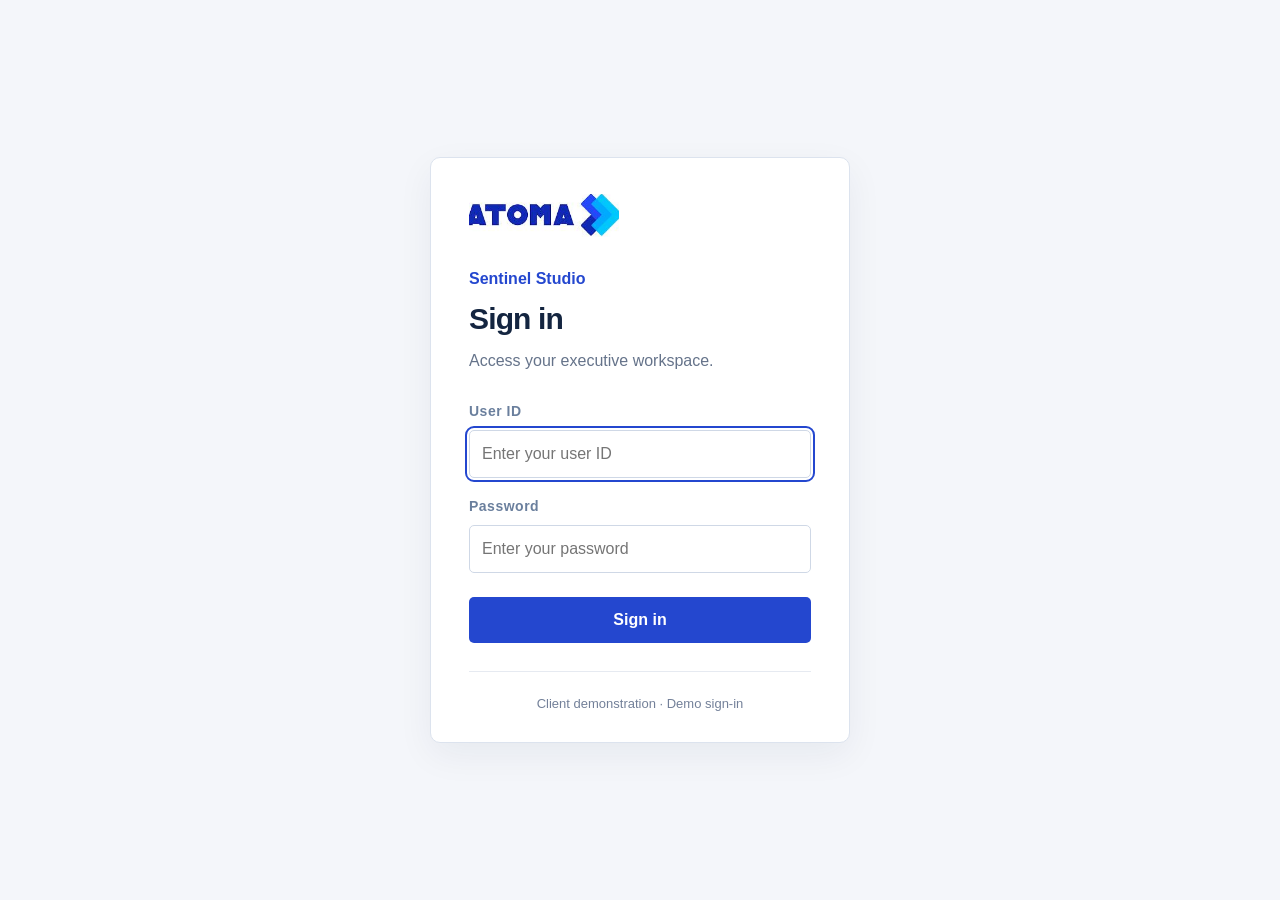
<file: index.html>
<!doctype html>
<html lang="en"><head><meta charset="utf-8"><meta name="viewport" content="width=device-width,initial-scale=1"><title>Sentinel Studio · Atoma</title><meta name="description" content="Sentinel Studio client demo: churn intelligence, campaign decisions and business reporting."><meta name="theme-color" content="#2447cf"><link rel="icon" type="image/svg+xml" href="data:image/svg+xml,%3Csvg xmlns='http://www.w3.org/2000/svg' viewBox='0 0 32 32'%3E%3Crect width='32' height='32' rx='7' fill='%232447cf'/%3E%3Cpath d='M16 6l9 4v7c0 5-9 9-9 9S7 22 7 17v-7z' fill='none' stroke='white' stroke-width='2'/%3E%3Cpath d='M11 16l3 3 7-7' fill='none' stroke='white' stroke-width='2'/%3E%3C/svg%3E"><link rel="stylesheet" href="styles.css"><link rel="stylesheet" href="brief.css"><link rel="stylesheet" href="business-report.css"><link rel="stylesheet" href="demo-login.css"><link rel="stylesheet" href="report-dates.css"><script defer src="data.js"></script><script defer src="brief.js"></script><script defer src="business-report.js"></script><script defer src="vendor/xlsx.mini.min.js"></script><script defer src="excel-export.js"></script><script defer src="demo-login.js"></script><script defer src="report-dates.js"></script><script defer src="mart.js"></script><script defer src="pulse.js"></script><script defer src="app.js"></script></head>
<body>
<section id="login-screen" class="login-screen" aria-labelledby="login-title">
<div class="login-card">
<span class="login-logo"><img src="assets/atoma-logo.jpg" alt="Atoma" width="255" height="142"></span>
<p class="login-product">Sentinel Studio</p><h1 id="login-title">Sign in</h1><p class="login-intro">Access your executive workspace.</p>
<form id="login-form">
<label for="login-user">User ID</label><input id="login-user" name="username" autocomplete="username" required placeholder="Enter your user ID" autofocus>
<label for="login-password">Password</label><input id="login-password" name="password" type="password" autocomplete="current-password" required placeholder="Enter your password">
<p id="login-error" class="login-error" role="alert" hidden></p>
<button class="login-submit" type="submit">Sign in</button>
</form><p class="login-demo">Client demonstration · Demo sign-in</p>
</div></section>
<div class="portal" id="studio-portal" hidden>
<aside class="sidebar"><a class="brand" href="#brief" aria-label="Sentinel Executive Brief"><span class="brand-mark">S</span><span><strong>Sentinel</strong><small>DECISION OS</small></span></a><div class="nav-label">PLATFORM</div><nav aria-label="Main navigation"><a href="#brief" data-page="brief">Executive Brief</a><a href="#decisions" data-page="decisions">My Decisions</a><a href="#reports" data-page="reports">Reports</a><a href="training.html" id="training-menu">Training</a></nav></aside>
<div class="portal-body"><header class="topbar"><div class="operator-identity"><span id="operator-name" class="operator-logo-box"><img src="assets/atoma-logo.jpg" alt="Atoma" width="255" height="142" class="operator-logo"></span><small id="persona">SUNIL · CMO</small></div><div class="topbar-account"><span class="synthetic" title="All figures are synthetic demo data.">SYNTHETIC DATA <span aria-hidden="true">ⓘ</span></span>
<details class="profile-menu" id="profile-menu"><summary aria-label="Sunil profile"><span class="profile-avatar" aria-hidden="true">S</span><span class="profile-label">Sunil<span>CMO</span></span><span class="profile-chevron" aria-hidden="true">⌄</span></summary>
<div class="profile-dropdown"><p class="profile-heading">My profile</p><strong>Sunil</strong><p>Chief Marketing Officer</p><p class="profile-user">sunil.demo · Atoma</p><button type="button" id="demo-logout">Log out</button></div></details></div></header>
<div class="workspace"><main id="main"></main><aside class="pulse" aria-label="Ask Pulse"><header class="pulse-header"><h2>Ask Pulse <span class="info" title="Answers come from the selected demo data, not a generative model.">ⓘ</span></h2><p id="pulse-context"></p></header><div class="pulse-content"><p class="meta">Suggested questions</p><div id="pulse-questions"></div><div id="pulse-conversation" aria-live="polite"></div></div><form class="pulse-compose" id="pulse-form"><div class="compose-row"><input id="pulse-input" aria-label="Ask Pulse" placeholder="Ask about published COM01 data…" autocomplete="off"><button type="submit" class="send" aria-label="Send question">Send</button></div><p>Answers use the selected synthetic data.</p></form></aside></div></div></div>
<dialog id="detail-dialog" aria-labelledby="dialog-title"><div class="dialog-top"><h2 id="dialog-title"></h2><button type="button" class="close" data-close aria-label="Close dialog">×</button></div><div id="dialog-content"></div></dialog><div id="notice" class="notice" role="status" aria-live="polite" hidden></div>
</body></html>
</file>
<file: styles.css>
:root{font-family:Arial,Helvetica,sans-serif;color:#101d33;background:#f7f9fb;font-synthesis:none;--blue:#2447cf;--ink:#101d33;--muted:#667c99;--border:#dbe4ef;--surface:#fff;--bg:#f7f9fb;--selected:#e9edfb;--red:#ce4654;--green:#36705d}*{box-sizing:border-box}body{margin:0;font-size:16px;line-height:1.5}button,input,select,textarea{font:inherit}button,a,select{touch-action:manipulation}button{cursor:pointer}button:disabled{cursor:default;opacity:.5}button:focus-visible,a:focus-visible,input:focus-visible,select:focus-visible,textarea:focus-visible{outline:2px solid var(--blue);outline-offset:3px}a{color:var(--blue)}h1,h2,h3,p{margin:0}h1{font-size:30px;line-height:1.25;letter-spacing:-.6px;font-weight:600}h2{font-size:18px;font-weight:600;line-height:1.4}h3{font-size:16px;font-weight:600}small,.meta{font-size:12px;color:var(--muted)}.muted{color:var(--muted)}.portal{display:grid;grid-template-columns:230px minmax(0,1fr);min-height:100vh}.sidebar{border-right:1px solid var(--border);background:var(--surface);padding:27px 14px}.brand{display:flex;gap:13px;align-items:center;text-decoration:none;color:var(--ink);margin:0 3px 46px}.brand-mark{width:45px;height:45px;background:var(--blue);color:white;border-radius:11px;font-size:24px;display:grid;place-items:center;font-weight:600}.brand strong{display:block;font-size:24px;letter-spacing:-.7px}.brand small{display:block;font-size:12px;letter-spacing:.6px;color:var(--blue)}.nav-label{font-size:12px;color:var(--muted);letter-spacing:1px;font-weight:600;padding:10px 12px}nav a{display:block;color:#4d5d74;text-decoration:none;padding:12px 13px;margin:4px 0;border-radius:6px;font-size:15px}nav a.active{background:var(--selected);color:var(--blue)}.topbar{display:flex;align-items:center;justify-content:space-between;gap:12px;padding:19px 26px;background:var(--surface);border-bottom:1px solid var(--border)}.topbar small{display:block;font-size:12px;letter-spacing:.5px;margin-top:2px}.synthetic{font-size:12px;letter-spacing:.4px;color:var(--muted);padding:7px 10px;border:1px solid var(--border);border-radius:5px;background:var(--bg);white-space:nowrap}.workspace{display:grid;grid-template-columns:minmax(0,1fr) 310px}main{padding:38px 34px 24px;min-width:0;max-width:1280px;width:100%;margin:auto}.page-sub{color:var(--muted);margin-top:10px}.toolbar{display:flex;gap:18px;justify-content:space-between;align-items:flex-end;flex-wrap:wrap;padding:25px 0 20px;border-bottom:1px solid var(--border);margin-bottom:27px}.toolbar-left{display:flex;flex-wrap:wrap;gap:16px}.field{display:flex;flex-direction:column;gap:7px}label{font-size:12px;color:var(--muted);letter-spacing:.5px}.field select{min-width:185px}select,input,textarea{border:1px solid var(--border);border-radius:5px;background:var(--surface);color:var(--ink);padding:10px 12px;min-width:0}input,textarea{width:100%}textarea{resize:vertical}.data-date{color:var(--muted);font-size:13px}.data-date strong{font-weight:400;color:var(--ink)}.kpis{display:grid;grid-template-columns:repeat(5,minmax(0,1fr));background:var(--surface);border:1px solid var(--border);border-radius:5px;margin:30px 0}.kpi{padding:20px 16px;border-right:1px solid var(--border)}.kpi:last-child{border:0}.kpi .label{display:block;color:var(--muted);font-size:13px;min-height:39px}.kpi .value{display:block;font-size:29px;line-height:1.3;font-weight:600;margin-bottom:5px;font-variant-numeric:tabular-nums}.kpi .caption{font-size:12px;color:var(--muted)}.info{font-size:13px;color:var(--muted);margin-left:5px;cursor:help}.section{margin:28px 0}.section-heading{display:flex;justify-content:space-between;align-items:center;gap:14px;margin-bottom:14px}.section-sub{font-size:13px;color:var(--muted);margin-top:4px}.panel{background:var(--surface);border:1px solid var(--border);border-radius:6px}.chart-panel{padding:17px 18px 12px}.trend{display:block;width:100%;height:205px;overflow:visible}.trend text{fill:var(--muted);font-size:12px;font-family:Arial}.trend .grid{stroke:var(--border);stroke-width:1}.trend .line{stroke:var(--ink);stroke-width:2;fill:none}.trend .dot{stroke:var(--ink);stroke-width:1.7;fill:var(--surface)}.table-wrap{overflow-x:auto}.table-wrap table{width:100%;border-collapse:collapse;background:var(--surface);font-size:14px}.table-wrap th{text-align:left;font-size:12px;letter-spacing:.5px;font-weight:400;color:var(--muted);padding:14px 17px;border-bottom:1px solid var(--border);white-space:nowrap}.table-wrap td{padding:14px 17px;border-bottom:1px solid #eaf0f7;vertical-align:middle}.table-wrap tr:last-child td{border-bottom:0}.table-wrap td.num,.table-wrap th.num{text-align:right;font-variant-numeric:tabular-nums}.table-wrap tbody tr[data-segment]{cursor:pointer}.table-wrap tbody tr[data-segment]:hover{background:#f4f7fc}.table-wrap tbody tr.selected{background:#edf1fc}.risk{display:flex;gap:13px;align-items:center;justify-content:flex-end}.risk .track{width:110px;height:6px;background:#f0f3f7;border-radius:3px}.risk .fill{height:100%;background:var(--red);border-radius:3px}.reason-list{padding:5px 18px}.reason{display:grid;grid-template-columns:minmax(0,1fr) 110px 38px;align-items:center;gap:16px;padding:12px 0;border-bottom:1px solid #eaf0f7;font-size:14px}.reason:last-child{border:0}.reason .bar{height:5px;background:#f0f3f7}.reason .bar span{display:block;height:100%;background:#7589b7}.map-summary{display:flex;align-items:center;justify-content:space-between;flex-wrap:wrap;gap:20px;padding:22px}.map-summary p{font-size:14px;color:var(--muted);max-width:390px;margin-top:5px}.map-numbers{display:flex;gap:22px}.map-numbers strong{display:block;font-size:23px}.map-numbers span{font-size:12px;color:var(--muted)}.button{background:var(--surface);border:1px solid var(--border);color:var(--ink);padding:9px 14px;border-radius:5px;font-size:14px;text-decoration:none;display:inline-block}.button.primary{background:var(--blue);color:white;border-color:var(--blue)}.button.dark{background:var(--ink);color:white;border-color:var(--ink)}.button.danger{color:#a43948}.link-button{border:0;background:none;color:var(--blue);padding:0;text-decoration:underline;text-underline-offset:3px;font-size:13px}.footer{display:flex;justify-content:space-between;gap:10px;flex-wrap:wrap;color:var(--muted);font-size:12px;padding-top:20px;border-top:1px solid var(--border);margin-top:30px}.footer .pipe{padding:0 9px;color:#b0bdcf}.fallback{padding:12px 16px;margin-bottom:20px;border:1px solid #e7d9b9;background:#fbf7ee;border-radius:5px;font-size:14px;color:#766136}.empty{padding:45px 25px;text-align:center;margin:30px 0}.empty p{margin-top:9px;color:var(--muted);font-size:14px}.pulse{background:var(--surface);border-left:1px solid var(--border);display:flex;flex-direction:column;min-width:0}.pulse-header{padding:20px 20px 16px;border-bottom:1px solid var(--border)}.pulse-header h2{color:var(--blue);font-weight:700}.pulse-header p{font-size:13px;color:var(--muted);margin-top:5px}.pulse-content{padding:18px 20px;flex:1}.question{background:var(--surface);border:1px solid var(--border);border-radius:5px;color:var(--ink);padding:11px 12px;text-align:left;width:100%;font-size:14px;line-height:1.5;margin-top:9px}.question:hover{background:var(--bg)}.pulse-compose{padding:16px 20px;border-top:1px solid var(--border)}.compose-row{display:flex;gap:7px;align-items:center}.compose-row input{font-size:14px}.send{background:var(--blue);color:white;border:0;border-radius:5px;padding:11px 9px;font-size:13px}.pulse-compose p{font-size:12px;color:var(--muted);margin-top:9px}.conversation{padding:15px 0;border-top:1px solid var(--border);margin-top:18px;font-size:14px;line-height:1.65}.conversation .asked{font-size:12px;color:var(--muted);margin-bottom:9px}.conversation .source{font-size:12px;color:var(--muted);margin-top:9px}.tabs{display:flex;gap:23px;border-bottom:1px solid var(--border);margin:25px 0 20px;flex-wrap:wrap}.tab{border:0;border-bottom:2px solid transparent;background:none;padding:0 0 13px;color:var(--muted);font-size:14px}.tab.active{border-bottom-color:var(--blue);color:var(--blue)}.count{background:#eef2f8;border-radius:3px;color:var(--muted);font-size:12px;padding:2px 5px;margin-left:5px}.campaign-name strong{font-weight:500;display:block}.campaign-name small{display:block;margin-top:4px}.status{display:inline-block;font-size:12px;color:#89651b;background:#fbf4e4;padding:4px 7px;border-radius:4px;white-space:nowrap}.status.ok{color:var(--green);background:#edf5f1}.status.neutral{color:var(--muted);background:#f0f3f8}.review{margin-top:20px}.review-header{padding:20px;border-bottom:1px solid var(--border);display:flex;justify-content:space-between;gap:15px}.review-header p{color:var(--muted);font-size:14px;margin-top:5px}.review-body{padding:0 20px}.detail-list{margin:0}.detail-row{display:grid;grid-template-columns:130px minmax(0,1fr);gap:16px;padding:16px 0;border-bottom:1px solid var(--border);font-size:14px}.detail-row dt{color:var(--muted)}.detail-row dd{margin:0}.checks{display:flex;flex-wrap:wrap;gap:14px;color:var(--green);font-size:13px;margin:17px 0}.checks span:before{content:'•';padding-right:6px}.review-actions{padding:20px;border-top:1px solid var(--border)}.review-actions textarea{margin:8px 0 13px;min-height:75px;font-size:14px}.actions{display:flex;gap:9px;flex-wrap:wrap}.simulation{font-size:12px;color:var(--muted);padding:15px 0}.report-title{display:flex;justify-content:space-between;gap:20px;flex-wrap:wrap;align-items:center;margin-bottom:18px}.report-title p{font-size:13px;color:var(--muted);margin-top:5px}.report th,.report td{padding:12px 14px}.report .group{background:#f4f6fa;font-size:12px;color:var(--muted);font-weight:500}.spark{width:105px;height:25px;display:block}.spark path{stroke:#637ba7;stroke-width:1.4;fill:none}.delta{font-size:13px;white-space:nowrap}.delta.good{color:var(--green)}.delta.bad{color:var(--red)}.observations{margin-top:18px;padding:17px 20px;font-size:14px}.observations p+p{margin-top:8px}dialog{border:1px solid var(--border);border-radius:8px;padding:0;color:var(--ink);background:var(--surface);width:min(880px,calc(100% - 32px));max-height:90vh;overflow:auto}dialog::backdrop{background:rgba(16,29,51,.35)}.dialog-top{display:flex;justify-content:space-between;align-items:center;gap:20px;padding:20px 24px;border-bottom:1px solid var(--border)}.close{background:none;border:0;color:var(--muted);font-size:27px;line-height:1;padding:4px}.dialog-body{padding:22px 24px}.dialog-body p{font-size:14px;color:var(--muted);margin-bottom:16px}.provenance{font-size:14px;width:100%;border-collapse:collapse}.provenance td{padding:10px 0;border-bottom:1px solid var(--border);overflow-wrap:anywhere}.provenance td:first-child{color:var(--muted);width:43%;padding-right:15px}.scenario{border-top:1px solid var(--border);margin-top:25px;padding-top:20px}.scenario select{display:block;margin-top:8px;width:100%}.network{position:relative;display:grid;grid-template-columns:repeat(3,minmax(0,1fr));gap:32px;margin:25px 0}.network-col{display:flex;flex-direction:column;gap:10px;z-index:1}.network-col h3{color:var(--muted);font-size:13px;margin-bottom:5px}.network-node{padding:10px 12px;background:var(--bg);border:1px solid var(--border);border-radius:5px;font-size:13px;min-height:45px}.network-node strong{float:right;color:var(--ink)}.network-lines{position:absolute;inset:35px 0 0;width:100%;height:calc(100% - 35px);pointer-events:none}.network-lines path{fill:none;stroke:#7890bc;stroke-width:1.2;stroke-dasharray:5 8;animation:flow 8s linear infinite;opacity:.55}.network-node.chosen{background:var(--selected);border-color:#b8c8ef}.risk-high{color:var(--red)}.notice{position:fixed;bottom:22px;left:50%;transform:translateX(-50%);max-width:calc(100% - 32px);border:1px solid var(--border);background:var(--surface);color:var(--ink);padding:13px 19px;border-radius:6px;font-size:14px;z-index:20}.chart-label{font-size:12px;color:var(--muted);text-align:center;margin-top:4px}[hidden]{display:none!important}@keyframes flow{to{stroke-dashoffset:-104}}@media(prefers-reduced-motion:reduce){.network-lines path{animation:none}}@media(min-width:1900px){.sidebar{padding:30px 20px}.portal{grid-template-columns:270px minmax(0,1fr)}.workspace{grid-template-columns:minmax(0,1fr) 370px}main{padding:44px}}
@media(max-width:1250px){.portal{grid-template-columns:190px minmax(0,1fr)}.workspace{grid-template-columns:minmax(0,1fr) 265px}main{padding:30px 23px}.kpi{padding:17px 12px}.kpi .label{font-size:12px;min-height:55px}.kpi .value{font-size:25px}.brand strong{font-size:22px}.risk .track{width:65px}.table-wrap td,.table-wrap th{padding:12px}.map-numbers{gap:15px}.pulse-content,.pulse-header,.pulse-compose{padding-left:16px;padding-right:16px}}
@media(max-width:1020px){.workspace{grid-template-columns:minmax(0,1fr)}.pulse{border-left:0;border-top:1px solid var(--border)}#pulse-questions{display:grid;grid-template-columns:repeat(2,minmax(0,1fr));gap:10px}.question{margin-top:0}.pulse-content{padding:20px}.pulse-content>.meta{margin-bottom:12px}.kpi .label{min-height:38px}.topbar{padding:17px 23px}}
@media(max-width:700px){.portal{grid-template-columns:minmax(0,1fr)}.sidebar{padding:16px 17px;border-right:0;border-bottom:1px solid var(--border)}.brand{margin:0 0 14px;gap:10px}.brand-mark{width:35px;height:35px;font-size:21px}.brand strong{font-size:21px}.brand small{font-size:10px}.nav-label{display:none}nav{display:flex;gap:5px;flex-wrap:wrap}nav a{padding:9px 10px;margin:0;font-size:14px}.topbar{padding:13px 20px}main{padding:26px 20px}.kpis{grid-template-columns:repeat(2,minmax(0,1fr))}.kpi{border-bottom:1px solid var(--border)}.kpi:nth-child(2n){border-right:0}.kpi:last-child{grid-column:1/-1}.kpi .label{min-height:auto;margin-bottom:9px}.toolbar{gap:15px;margin-bottom:20px}.field select{min-width:160px}.trend{height:180px}.reason{grid-template-columns:minmax(0,1fr) 70px 36px}.detail-row{grid-template-columns:105px minmax(0,1fr);gap:12px}.network{gap:15px}.network-node{font-size:12px;padding:8px}.network-col h3{font-size:12px}.network-node strong{float:none;display:block}.synthetic{font-size:11px}.dialog-body,.dialog-top{padding:18px}.data-date{font-size:12px}.map-summary{padding:18px}.map-numbers{width:100%;justify-content:space-between}.report-title .actions{width:100%}}
@media(max-width:420px){#pulse-questions{grid-template-columns:minmax(0,1fr)}.toolbar-left{width:100%}.field{width:100%}.field select{width:100%;min-width:0}.topbar{gap:8px}.detail-row{grid-template-columns:minmax(0,1fr);gap:5px}.network{grid-template-columns:minmax(0,1fr)}.network-lines{display:none}.network-node strong{float:right}.network-col{margin-bottom:8px}h1{font-size:27px}}@media print{.sidebar,.topbar,.pulse,.toolbar,.footer,.actions,.notice{display:none!important}.portal,.workspace{display:block}main{max-width:none;padding:0}.panel{break-inside:avoid}body{background:white;font-size:12px}.report-title{margin:10px 0}.table-wrap{overflow:visible}.table-wrap table{font-size:11px}.table-wrap th,.table-wrap td{padding:8px}h1{font-size:22px}.report-title:before{content:'Sentinel Studio · Atoma · Synthetic data';display:block;width:100%;font-size:12px;color:#667c99}.spark{width:75px}}
</file>
<file: brief.css>
/* Screenshot-matched Executive Brief. Other page styles stay intact. */
body.brief-page{--ink:#0e182c;--muted:#6a7f9d;--blue:#2144d3;--border:#dce5f0;--bg:#f7f9fa;background:var(--bg)}
.brief-page .portal{grid-template-columns:clamp(230px,16.2vw,312px) minmax(0,1fr)}
.brief-page .sidebar{position:sticky;top:0;height:100vh;padding:30px 18px;background:#fff}
.brief-page .brand{gap:14px;margin:0 10px 42px}.brief-page .brand-mark{width:48px;height:48px;border-radius:15px;background:#2445ce;flex-shrink:0}.brief-page .brand-mark svg{width:29px;height:29px}.brief-page .brand strong{font-size:25px;letter-spacing:-1px;line-height:1.35}.brief-page .brand small{font-size:14px;letter-spacing:.55px}
.brief-page .nav-label{padding:8px 14px 12px;font-size:12px;letter-spacing:1.1px}.brief-page nav a{display:flex;gap:15px;align-items:center;font-size:17px;padding:10px 15px;border-radius:9px;margin:4px 0 5px}.brief-page nav svg{width:18px;height:18px;flex-shrink:0}
.brief-page .topbar{position:sticky;top:0;z-index:5;height:77px;padding:15px 29px;background:#fff}.brief-page .topbar small{font-size:14px;letter-spacing:.3px;margin-top:0}.brief-page .topbar strong{font-size:16px}.brief-page .synthetic{font-size:12px;font-weight:600;padding:8px 10px;border-radius:6px;margin-right:0}
.brief-page .workspace{grid-template-columns:minmax(0,1fr) clamp(330px,22.5vw,435px)}.brief-page main{max-width:none;margin:0;padding:46px 48px 28px;align-self:start}.brief-page h1{font-size:36px;font-weight:600;letter-spacing:-.85px;line-height:1.25}.brief-page .page-sub{font-size:20px;margin-top:10px;line-height:1.5}.brief-page h2{font-size:20px;line-height:1.3;font-weight:500;letter-spacing:-.2px}
.brief-page .brief-toolbar{padding:38px 0 19px;margin-bottom:38px;gap:20px}.brief-toolbar .field{gap:7px}.brief-toolbar .field>span{font-size:14px;letter-spacing:.45px}.brief-toolbar select{width:285px;padding:10px 16px;font-size:16px;line-height:1.4;min-height:44px;border-radius:6px}.brief-page .data-date{font-size:14px;margin-bottom:1px}.brief-page .data-date strong{color:var(--ink)}
.brief-page .kpis{margin:0 0 38px;border-radius:6px;overflow:visible}.brief-page .kpi{padding:23px 24px;min-height:178px}.brief-page .kpi .label{display:flex;justify-content:space-between;align-items:center;gap:6px;font-size:14px;line-height:20px;min-height:40px;margin-bottom:8px}.brief-page .kpi .value{font-size:30px;font-weight:600;line-height:1.25;margin:0 0 9px;letter-spacing:.1px}.brief-page .kpi .caption{font-size:14px;line-height:20px}.brief-page .kpi:nth-child(2) .label,.brief-page .kpi:nth-child(3) .label{min-height:20px;margin-bottom:10px}
.brief-page .section{margin:38px 0}.brief-page .section-heading{margin-bottom:14px}.brief-page .section-sub{font-size:14px;margin-top:3px;letter-spacing:.15px;line-height:1.5}.brief-page .chart-panel{padding:16px 24px 24px}.brief-page .trend{height:auto;min-height:205px;max-height:290px}.brief-page .trend text{font-size:13px}.brief-page .trend .line{stroke-width:2.2}.brief-page .trend .grid{stroke:#dae4f1}
.brief-page .segment-table{font-size:17px}.brief-page .segment-table th{font-size:13px;padding:14px 20px;letter-spacing:.45px;line-height:20px}.brief-page .segment-table td{padding:13px 20px;line-height:26px}.brief-page .segment-table th:nth-child(2),.brief-page .segment-table th:nth-child(3){text-align:right}.brief-page .segment-table th:first-child{width:41%}.brief-page .segment-table th:last-child{width:26%}.brief-page .segment-link{color:var(--ink);font-size:17px;background:none;border:0;padding:0;text-align:left;line-height:1.45}.brief-page .risk{gap:18px}.brief-page .risk .track{width:160px;max-width:60%;height:7px;flex:1}.brief-page .risk .fill{background:#df4553}.brief-page .risk>span{min-width:54px;text-align:right;font-variant-numeric:tabular-nums}
.brief-page .churn-launch{display:flex;align-items:center;justify-content:space-between;gap:22px;padding:22px 25px}.agent-launch{display:flex;align-items:center;gap:12px;background:none;border:0;padding:0;color:var(--blue);font-size:15px}.agent-tile{display:grid;place-items:center;width:49px;height:49px;border:1px solid #d3e0f4;border-radius:7px;background:#eff5fd;color:#337de2}.agent-tile svg{width:29px;height:32px}.brief-page .reason{font-size:16px;padding:15px 0}.brief-page .reason .bar span{background:#6d81a7}.brief-page .brief-footer{font-size:13px;align-items:center}.brief-page .footer .link-button{font-size:13px;text-decoration:none}
.hint{position:relative;display:inline-flex;align-items:center;vertical-align:middle;margin-left:6px;text-transform:none;letter-spacing:0;flex-shrink:0}.hint-icon{border:1.3px solid currentColor;width:15px;height:15px;display:inline-flex;align-items:center;justify-content:center;color:var(--muted);background:transparent;border-radius:50%;font-size:10px;line-height:1;font-weight:600;font-family:Arial;padding:0;cursor:help}.hint-pop{position:absolute;bottom:calc(100% + 10px);left:50%;transform:translateX(-50%);z-index:20;display:none;background:#10192d;color:#f4f6fb;border:1px solid #405069;border-radius:6px;width:310px;padding:12px 14px;font-size:14px;line-height:1.6;font-weight:400;text-align:left;white-space:normal;box-shadow:0 2px 3px #15233b20}.hint:hover .hint-pop,.hint:focus-within .hint-pop{display:block}.kpi:first-child .hint-pop{left:0;transform:translateX(-55%)}
.brief-page .pulse{position:sticky;top:77px;height:calc(100vh - 77px);align-self:start}.brief-page .pulse-header{padding:20px 24px 18px;min-height:92px}.brief-page .pulse-header h2{font-weight:700;font-size:20px;letter-spacing:.05px}.brief-page .pulse-header p{font-size:14px;margin-top:6px;line-height:20px}.brief-page .pulse-content{padding:18px 24px;overflow-y:auto;min-height:0}.brief-page .pulse-content>.meta{font-size:14px;font-weight:600;margin-bottom:12px}.brief-page .question{font-size:17px;line-height:1.4;padding:12px 14px;border-radius:6px;margin-top:0;margin-bottom:9px;min-height:49px}.brief-page .pulse-compose{padding:18px 24px;flex-shrink:0;background:white}.brief-page .compose-row{border:1px solid var(--border);border-radius:28px;padding:4px 6px 4px 18px;gap:5px}.brief-page .compose-row input{padding:7px 0;border:0;background:none;font-size:16px;min-width:0;outline-offset:0}.brief-page .send{border-radius:50%;width:39px;height:39px;flex-shrink:0;display:grid;place-items:center;padding:8px}.brief-page .send svg{width:23px;height:23px}.brief-page .pulse-compose p{font-size:13px;line-height:18px;margin-top:10px}.brief-page .conversation{font-size:16px}
dialog.churn-dialog{width:min(1584px,calc(100vw - 64px));max-height:88vh;background:#0a101e;color:#d9e2ee;border-color:#22324a;border-radius:9px;overflow:hidden}dialog.churn-dialog::backdrop{background:rgba(0,0,0,.78)}.churn-dialog .dialog-top{padding:24px 34px;border-bottom:1px solid #233049;align-items:flex-start}.churn-dialog #dialog-title{display:flex;gap:20px;align-items:flex-start;color:#f3f5fb;font-size:23px;font-weight:600;letter-spacing:-.4px}.dialog-agent-icon{display:grid;place-items:center;width:57px;height:58px;background:#142239;color:#3c96fa;border-radius:6px;flex-shrink:0}.dialog-agent-icon svg{width:33px;height:37px}.churn-dialog #dialog-title small{display:block;font-size:16px;font-weight:400;color:#91a5bf;line-height:1.5;margin-top:0;letter-spacing:0}.churn-dialog #dialog-title em{display:block;color:#687e9b;font-size:12px;font-style:normal;font-weight:400;font-family:monospace;margin-top:10px;letter-spacing:0}.churn-dialog #dialog-title em span{font-family:Arial;margin-left:12px;font-size:13px}.churn-dialog .close{color:#92a4be;font-size:27px;padding-top:11px}.churn-dialog-layout{display:grid;grid-template-columns:minmax(0,1fr) 400px;max-height:calc(88vh - 137px);overflow-y:auto}.flow-main{padding:28px 34px 20px;min-width:0}.flow-instruction{display:flex;justify-content:space-between;gap:15px;font-size:14px;color:#91a5bf;line-height:22px;margin-bottom:15px}.flow-instruction button{background:none;border:0;color:#90c8ff;font-size:14px;padding:0}.flow-headings{display:grid;grid-template-columns:220fr 330fr 255fr 165fr;gap:0}.flow-headings>div:nth-child(2){padding-left:130px}.flow-headings>div:nth-child(3){padding-left:130px}.flow-headings>div:nth-child(4){padding-left:90px}.flow-headings{display:block;position:relative;height:72px}.flow-headings>div{position:absolute;top:0;padding:0!important}.flow-headings>div:nth-child(1){left:0}.flow-headings>div:nth-child(2){left:31.818%}.flow-headings>div:nth-child(3){left:61.818%}.flow-headings>div:nth-child(4){left:85%}.flow-headings h3{font-size:12px;letter-spacing:1.2px;color:#d8e0eb;font-weight:600;white-space:nowrap}.flow-headings h3>span{color:#4098ff}.flow-headings p{font-size:13px;color:#687e9b;margin-top:8px}.flow-headings .hint{margin-left:4px}.churn-dialog .hint-icon{color:#90a3bd}.churn-dialog .hint-pop{width:240px;background:#18263d;border-color:#374963}.flow-canvas{min-width:880px}.flow-scroll{overflow-x:auto;padding-bottom:4px}.flow-graph{position:relative;height:550px}.flow-graph>svg{position:absolute;inset:0;width:100%;height:550px}.flow-band{fill:none;opacity:.25;transition:opacity .2s}.flow-tracer{fill:none;stroke-width:1;stroke-dasharray:2 18;stroke-linecap:round;opacity:.75;animation:flow 8s linear infinite}.flow-band.dim{opacity:.07}.flow-tracer.dim{opacity:.08}.flow-node{position:absolute;height:56px;border:1px solid #30425a;border-radius:5px;background:#141f31;color:#ccd6e3;padding:9px 12px;font-size:14px;line-height:20px;text-align:left;transition:opacity .15s}.node-line{display:flex;align-items:center;justify-content:space-between;gap:9px;white-space:normal;line-height:17px;font-size:14px;font-weight:600}.node-line>span{min-width:0}.node-line strong{font-size:14px;white-space:nowrap;flex-shrink:0}.node-bar{height:4px;background:#29364b;display:block;margin-top:8px;border-radius:3px;overflow:hidden}.node-bar>span{display:block;height:100%;border-radius:3px}.flow-node.dim{opacity:.28}.flow-node.chosen{background:#1b3150;border-color:#3b96ff;outline:1px solid #3b96ff;outline-offset:0}.flow-node.model-node{height:156px;text-align:center;padding:20px 5px;border-color:#3189ea;display:flex;flex-direction:column;align-items:center;gap:5px}.model-icon svg{width:33px;height:37px}.model-icon{color:#3c96fa;display:block}.model-node strong{font-size:16px;margin-top:2px}.model-node small{color:#8195b2;font-size:11px;line-height:17px;white-space:normal}.model-node small:first-of-type{font-family:monospace}.flow-node[data-node-kind=risk]{border-left:3px solid #a1adbc}.flow-node[data-node-id=HIGH]{border-left-color:#e96363}.flow-node[data-node-id=MEDIUM]{border-left-color:#579bef}.flow-footnote{font-size:13px;color:#8298b6;line-height:1.6;margin-top:15px}.flow-details{padding:28px 29px;background:#0e1728;border-left:1px solid #233049;min-width:0}.detail-eyebrow{color:#697f9d;letter-spacing:1.5px;font-size:12px;font-weight:600;margin-bottom:8px}.flow-details h3{font-size:22px;line-height:1.4;color:#f3f5fb;font-weight:600;letter-spacing:-.35px;margin-bottom:25px}.model-meta{margin:0 0 24px}.model-meta>div{display:grid;grid-template-columns:43% minmax(0,1fr);gap:12px;margin:0 0 14px;line-height:1.45;font-size:16px}.model-meta dt{color:#697f9d}.model-meta dd{margin:0;color:#d9e2ee;font-size:14px;overflow-wrap:anywhere}.model-meta>div:not(:nth-child(2)):not(:nth-child(3)) dd{font-family:monospace;font-size:12px;letter-spacing:-.4px}.detail-metrics{display:grid;grid-template-columns:1fr 1fr;gap:15px;padding:20px 0 24px;border-top:1px solid #233049;border-bottom:1px solid #233049;margin-bottom:24px}.detail-metrics span{display:block;color:#697f9d;font-size:13px;line-height:18px;margin-bottom:6px}.detail-metrics strong{color:#f3f5fb;display:block;font-size:25px;line-height:1.3}.detail-note{font-size:14px;color:#7287a4;line-height:1.6;margin:16px 0}.detail-association{display:flex;justify-content:space-between;gap:10px;flex-wrap:wrap;margin-top:14px;font-size:16px;line-height:1.45}.detail-association strong{font-size:14px}.detail-association .node-bar{width:100%;margin:0}.churn-dialog .flow-details .detail-eyebrow:not(:first-child){margin-top:24px}
@media(min-width:1900px){.brief-page .sidebar{padding:30px 18px}.brief-page main{padding:46px 48px 28px}}
@media(max-width:1600px){.brief-page main{padding:40px 32px}.brief-page .kpi{padding:22px 17px}.brief-page .kpi .label{font-size:14px}.brief-page .risk .track{width:110px}.brief-page .question{font-size:16px}.churn-dialog-layout{grid-template-columns:minmax(0,1fr) 330px}.flow-main{padding:26px 25px}.flow-details{padding:26px 24px}.flow-canvas{min-width:830px}.flow-headings h3{font-size:11px;letter-spacing:.8px}.flow-headings p{font-size:12px}.flow-node{padding:9px}.node-line,.node-line strong{font-size:12px}}
@media(max-width:1250px){.brief-page .portal{grid-template-columns:210px minmax(0,1fr)}.brief-page .workspace{grid-template-columns:minmax(0,1fr) 290px}.brief-page main{padding:32px 24px}.brief-page .brand{margin:0 0 35px;gap:10px}.brief-page .brand strong{font-size:23px}.brief-page nav a{font-size:15px;gap:10px;padding:10px}.brief-page .kpi{padding:18px 12px;min-height:178px}.brief-page .kpi .label{font-size:13px}.brief-page .kpi .caption{font-size:13px}.brief-page h1{font-size:32px}.brief-page .page-sub{font-size:18px}.brief-page .pulse-header,.brief-page .pulse-content,.brief-page .pulse-compose{padding-left:18px;padding-right:18px}.brief-page .question{font-size:15px}.brief-toolbar select{width:240px}.brief-page .segment-table td{padding:13px 15px;font-size:15px}.brief-page .segment-link{font-size:15px}.brief-page .risk{gap:10px}.brief-page .risk .track{min-width:45px}.brief-page .segment-table th{padding:14px 15px;font-size:12px}.brief-page .trend{min-height:180px}}
@media(max-width:1020px){.brief-page .workspace{grid-template-columns:minmax(0,1fr)}.brief-page .pulse{position:static;height:auto;border-left:0}.brief-page #pulse-questions{display:grid;grid-template-columns:repeat(2,minmax(0,1fr));gap:10px}.brief-page .pulse-content{overflow:visible}.brief-page .question{margin:0}.brief-page .pulse-header{min-height:0}.brief-page .kpi .label{min-height:40px}.churn-dialog-layout{grid-template-columns:minmax(0,1fr)}.flow-details{border-left:0;border-top:1px solid #233049}.flow-headings h3{font-size:12px}.node-line,.node-line strong{font-size:13px}.flow-canvas{min-width:950px}}
@media(max-width:700px){.brief-page .portal{grid-template-columns:minmax(0,1fr)}.brief-page .sidebar{height:auto;position:static;padding:18px 20px}.brief-page .brand{margin:0 0 16px}.brief-page .brand-mark{width:38px;height:38px;border-radius:10px}.brief-page .brand strong{font-size:22px}.brief-page .brand small{font-size:12px}.brief-page nav a{gap:8px;font-size:14px;padding:9px 10px;margin:0}.brief-page .topbar{height:67px;padding:12px 20px}.brief-page main{padding:30px 22px}.brief-page h1{font-size:30px}.brief-page .page-sub{font-size:18px}.brief-page .brief-toolbar{padding:25px 0 20px;margin-bottom:25px}.brief-page .data-date{font-size:13px}.brief-page .kpis{grid-template-columns:repeat(2,minmax(0,1fr));margin-bottom:28px}.brief-page .kpi{min-height:150px;padding:20px}.brief-page .kpi .label{min-height:40px!important}.brief-page .kpi:last-child{grid-column:1/-1;min-height:0}.brief-page .section{margin:28px 0}.brief-page .chart-panel{padding:14px 6px}.brief-page .trend{min-height:160px}.brief-page .segment-table{min-width:530px}.brief-page .churn-launch{padding:20px;flex-wrap:wrap}.brief-page .reason{font-size:14px}.brief-page .hint-pop{width:240px}.brief-page .pulse{height:auto}.brief-page #pulse-questions{grid-template-columns:minmax(0,1fr)}.brief-page .pulse-compose{padding:18px}.churn-dialog .dialog-top{padding:20px}.churn-dialog #dialog-title{font-size:20px;gap:12px}.dialog-agent-icon{width:43px;height:45px}.churn-dialog #dialog-title small{font-size:14px}.churn-dialog #dialog-title em span{display:block;margin:5px 0 0}.churn-dialog-layout{max-height:calc(88vh - 175px)}.flow-main{padding:22px 18px}.churn-dialog .close{padding-top:3px}.churn-dialog .dialog-top .hint{display:none}dialog.churn-dialog{width:calc(100vw - 24px)}.flow-details{padding:24px}}
@media(prefers-reduced-motion:reduce){.flow-tracer{animation:none}}
@media print{.brief-page .topbar,.brief-page .pulse,.brief-page .sidebar{display:none}.brief-page .portal,.brief-page .workspace{display:block}.brief-page main{padding:0}.brief-page h1{font-size:24px}}

.flow-node[data-node-id="device-plan"]{padding:6px 10px}.flow-node[data-node-id="device-plan"] .node-bar{margin-top:4px}
.brief-page .pulse-header .hint{margin-left:9px}
.brief-page .pulse-header .hint-pop{top:calc(100% + 12px);bottom:auto;width:390px;max-width:calc(100vw - 32px);font-size:16px;line-height:1.6;padding:12px 16px;letter-spacing:0;box-shadow:0 2px 4px #10192d25}
.topbar,.brief-page .topbar{padding-top:10px;padding-bottom:10px;min-height:77px}
.operator-identity{display:flex;flex-direction:column;align-items:flex-start;gap:3px;min-width:0}
.topbar .operator-logo-box{position:relative;display:block;width:120px;height:34px;overflow:hidden;background:#fff;flex-shrink:0}
.topbar .operator-logo{position:absolute;left:0;top:-16px;width:120px;height:auto;max-width:none;display:block}
.topbar .operator-identity small{margin-top:0;line-height:20px}
@media(max-width:700px){.topbar,.brief-page .topbar{padding-top:9px;padding-bottom:9px;min-height:67px}.topbar .operator-logo-box{width:104px;height:30px}.topbar .operator-logo{width:104px;top:-13px}.topbar .operator-identity small{font-size:12px;line-height:18px}}
</file>
<file: business-report.css>
.bi-report{margin-top:26px}.bi-eyebrow{font-size:12px;color:var(--muted);letter-spacing:1px;display:block;margin-bottom:7px}.bi-report h2{font-size:23px;font-weight:600;letter-spacing:-.4px}.bi-report .report-title{align-items:flex-start;margin-bottom:17px}.bi-headline{font-size:17px;line-height:1.5;color:#264d7b;margin-bottom:16px}.bi-data-line{display:flex;justify-content:space-between;gap:15px;flex-wrap:wrap;font-size:13px;color:var(--muted);margin-bottom:14px}.bi-report-grid{display:grid;grid-template-columns:minmax(0,1fr) 210px;gap:22px;align-items:start}.bi-table{min-width:930px}.bi-table th,.bi-table td{padding:10px 11px;white-space:nowrap;font-size:14px;font-variant-numeric:tabular-nums;border-bottom:1px solid var(--border)}.bi-table thead th{font-size:12px;background:#f1f5fa;color:#5a6f8e;font-weight:500;letter-spacing:0}.bi-table th small{display:block;font-size:11px;font-weight:400;line-height:1.6;color:var(--muted);white-space:nowrap}.bi-table .bi-metric{font-size:14px;font-weight:400;letter-spacing:0;color:var(--ink);background:white;min-width:175px}.bi-table .bi-metric small{font-size:12px}.bi-table .bi-group{background:#eef2f7;color:#617491;font-weight:600;font-size:13px;letter-spacing:0;text-align:center;white-space:normal;width:70px;vertical-align:middle}.bi-table .bi-spark{width:110px;height:33px;display:block}.bi-spark path{fill:none;stroke:#54759d;stroke-width:1.35;stroke-linecap:round;stroke-linejoin:round}.bi-spark circle{fill:#54759d}.bi-delta{white-space:nowrap;font-size:13px}.bi-delta.good{color:#337b66}.bi-delta.bad{color:#c44b52}.bi-delta.neutral{color:var(--muted)}.bi-commentary{border-top:1px solid var(--border)}.bi-commentary section{padding:16px 0;border-bottom:1px solid var(--border)}.bi-commentary h3{font-size:14px;font-weight:600;margin-bottom:7px;color:#274d78}.bi-commentary p{font-size:14px;line-height:1.6;color:#627797}.bi-footnote{font-size:12px;color:var(--muted);margin-top:15px;line-height:1.6}.bi-table .hint-pop{width:250px;white-space:normal}.bi-table-wrap{border-radius:6px}
@media(max-width:1550px){.bi-report-grid{grid-template-columns:minmax(0,1fr)}.bi-commentary{display:grid;grid-template-columns:repeat(3,minmax(0,1fr));gap:22px}.bi-table{min-width:900px}}
@media(max-width:700px){.bi-commentary{grid-template-columns:minmax(0,1fr);gap:0}.bi-report h2{font-size:21px}.bi-headline{font-size:16px}.bi-data-line{font-size:12px}.bi-table-wrap{max-width:100%}}
@media print{.bi-report-grid{display:block}.bi-table{min-width:0;width:100%}.bi-table th,.bi-table td{font-size:9px;white-space:normal;padding:5px}.bi-table th small{font-size:8px;white-space:normal}.bi-table .bi-metric{min-width:0;font-size:10px}.bi-table .bi-group{font-size:10px;width:auto}.bi-table .bi-spark{width:65px}.bi-commentary{display:flex;gap:20px}.bi-commentary section{flex:1}.bi-commentary p{font-size:11px}.bi-delta{font-size:9px}.bi-headline{font-size:14px}.bi-report{margin:12px 0}.bi-eyebrow{font-size:11px}.bi-data-line .hint{display:none}}
</file>
<file: demo-login.css>
[hidden]{display:none!important}
.login-screen{min-height:100vh;min-height:100dvh;display:flex;align-items:center;justify-content:center;padding:32px 20px;background:#f4f6fa;color:#142540}
.login-card{width:100%;max-width:420px;padding:36px 38px 28px;background:white;border:1px solid #dce3ee;border-radius:10px;box-shadow:0 12px 36px rgba(23,42,74,.06)}
.login-logo{position:relative;display:block;width:150px;height:43px;overflow:hidden;margin-bottom:30px}
.login-logo img{position:absolute;left:0;top:-20px;width:150px;height:auto;max-width:none}
.login-product{font-size:16px;font-weight:700;color:#2447cf;margin:0 0 10px}
.login-card h1{font-size:30px;line-height:1.2;margin:0 0 12px;color:#142540}
.login-intro{font-size:16px;line-height:1.5;color:#65738a;margin:0 0 28px}
.login-card label{display:block;font-size:14px;font-weight:700;margin:18px 0 8px}
.login-card input{width:100%;min-height:46px;border:1px solid #cfd8e6;border-radius:5px;padding:11px 12px;font:inherit;font-size:16px;background:white;color:#142540}
.login-card input:focus{outline:2px solid #2447cf;outline-offset:2px}
.login-submit{width:100%;min-height:46px;margin-top:24px;border:0;border-radius:5px;background:#2447cf;color:white;font:inherit;font-weight:700;cursor:pointer}
.login-submit:hover{background:#1c38ac}
.login-submit:focus-visible,.profile-menu summary:focus-visible,#demo-logout:focus-visible{outline:2px solid #2447cf;outline-offset:3px}
.login-error{color:#b32635;font-size:14px;line-height:1.5;margin-top:12px}
.login-demo{font-size:13px;line-height:1.5;color:#738099;text-align:center;border-top:1px solid #e6eaf1;padding-top:22px;margin-top:28px}
.topbar-account{display:flex;align-items:center;gap:24px;min-width:0}
.profile-menu{position:relative;color:#142540;font-size:14px}
.profile-menu summary{display:flex;align-items:center;gap:10px;cursor:pointer;list-style:none;border-radius:5px;padding:3px}
.profile-menu summary::-webkit-details-marker{display:none}
.profile-avatar{display:flex;align-items:center;justify-content:center;width:34px;height:34px;flex-shrink:0;background:#e9eefc;color:#2447cf;border-radius:50%;font-size:16px;font-weight:700}
.profile-label{font-weight:700;line-height:1.3}
.profile-label span{display:block;font-weight:400;color:#65738a;font-size:12px}
.profile-chevron{color:#65738a;font-size:18px}
.profile-dropdown{position:absolute;right:0;top:calc(100% + 13px);width:245px;padding:20px;background:#fff;border:1px solid #dce3ee;border-radius:7px;box-shadow:0 10px 30px rgba(23,42,74,.12);z-index:100;line-height:1.5}
.profile-dropdown p{margin:4px 0;color:#65738a;font-size:14px}
.profile-dropdown .profile-heading{font-size:12px;text-transform:uppercase;letter-spacing:.06em;margin:0 0 12px}
.profile-dropdown strong{font-size:16px}
.profile-dropdown .profile-user{font-size:13px;margin-top:10px}
#demo-logout{display:block;width:100%;text-align:left;margin-top:16px;padding:12px 0 0;border:0;border-top:1px solid #e6eaf1;background:white;color:#2447cf;font:inherit;font-weight:700;cursor:pointer}
@media(max-width:700px){.topbar-account{gap:12px}.profile-label{display:none}.profile-dropdown{width:220px}.login-card{padding:30px 24px}.topbar-account .synthetic{font-size:10px}}
@media print{.profile-menu{display:none}}
</file>
<file: report-dates.css>
.report-dates{display:flex;align-items:flex-end;flex-wrap:wrap;gap:12px;margin:-9px 0 22px;padding-bottom:20px;border-bottom:1px solid var(--border)}
.report-dates label{font-size:14px;letter-spacing:0}
.report-dates input{width:170px;min-height:42px;font-size:14px}
.report-dates .button{min-height:42px}
.report-date-error{width:100%;font-size:14px;color:#b32635}
.report-range-note{font-size:14px;color:var(--muted);line-height:1.5;margin-bottom:20px}
@media(max-width:700px){.report-dates .field{flex:1;min-width:140px;width:auto}.report-dates input{width:100%}}
@media print{.report-dates{display:none}.report-range-note{font-size:11px}}
</file>
